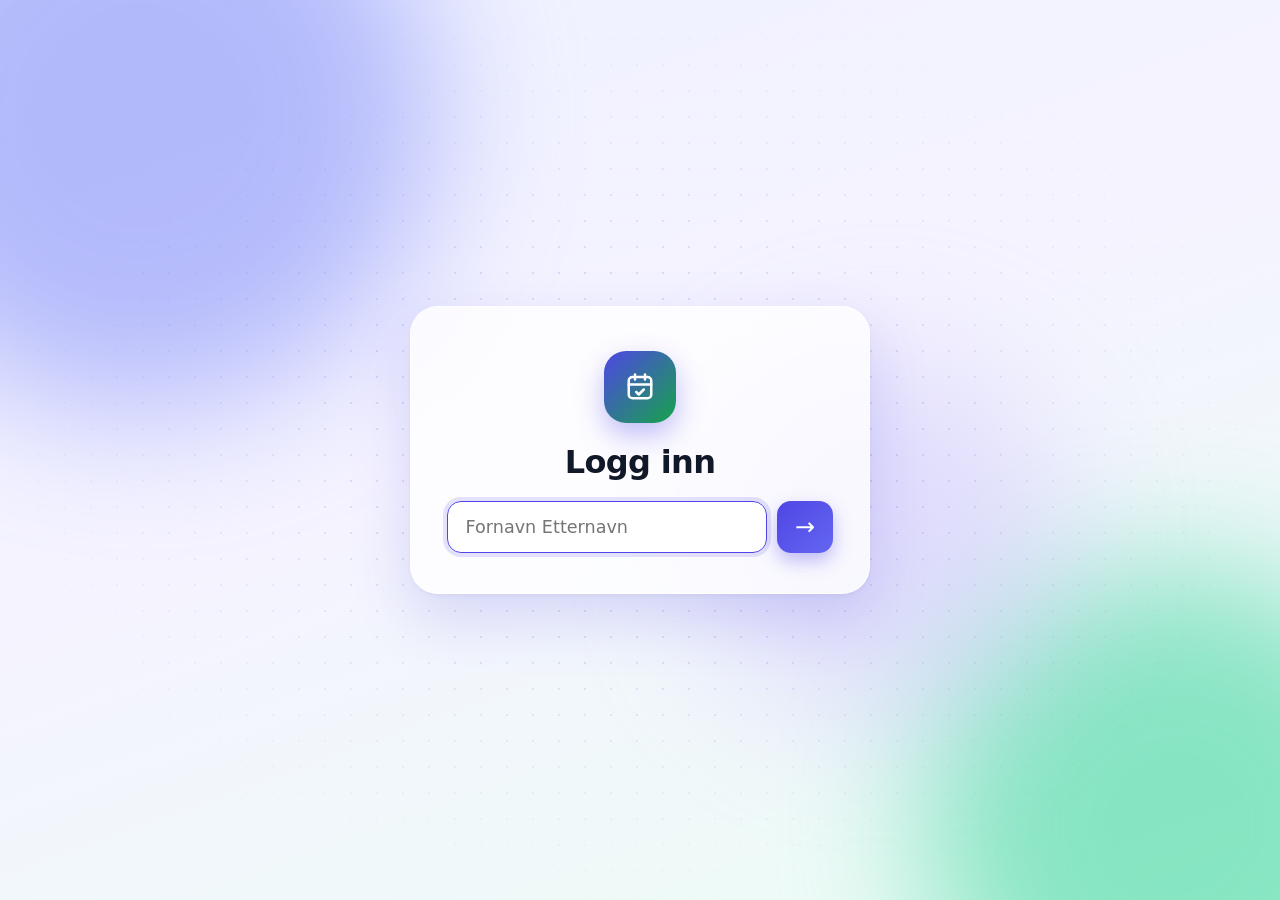
<file: index.html>
<!doctype html>
<html lang="no">
  <head>
    <meta charset="UTF-8" />
    <meta name="viewport" content="width=device-width, initial-scale=1.0" />
    <title>when3meet</title>
    <link rel="stylesheet" href="styles.css" />
  </head>
  <body>

    <div class="bg" aria-hidden="true">
      <span class="blob b1"></span>
      <span class="blob b2"></span>
      <span class="blob b3"></span>
    </div>

    <div id="toast" class="toast" role="status" aria-live="polite"></div>
    <div id="tip" class="tip" hidden></div>

    <section id="loginScreen" class="login-screen card" aria-labelledby="loginTitle">
      <div class="logo" aria-hidden="true">
        <svg viewBox="0 0 24 24" width="30" height="30" fill="none" stroke="currentColor" stroke-width="2" stroke-linecap="round" stroke-linejoin="round">
          <rect x="3" y="4" width="18" height="17" rx="3" />
          <path d="M8 2v4M16 2v4M3 10h18" />
          <path d="m9 16 2 2 4-4" />
        </svg>
      </div>
      <h1 id="loginTitle">Logg inn</h1>
      <form id="loginForm" class="login-form" novalidate>
        <div class="login-field">
          <input
            id="loginName"
            type="text"
            placeholder="Fornavn Etternavn"
            aria-label="Fornavn og etternavn"
            aria-describedby="loginError"
            autocomplete="name"
            autocapitalize="words"
            spellcheck="false"
          />
          <button type="submit" class="arrow-button" aria-label="Fortsett">
            <span class="arrow">→</span>
          </button>
        </div>
        <p id="loginError" class="login-error" role="alert" hidden></p>
      </form>
    </section>

    <main id="appShell" class="app" hidden>
      <header class="card intro">
        <div class="header-row">
          <div>
            <h1 id="eventTitle">Team meeting</h1>
            <p class="subtitle">
              Hei, <strong id="currentUser"></strong>! Dra over tidene du kan.
            </p>
          </div>
          <button id="logout" class="ghost-button" type="button">Logg ut</button>
        </div>

        <div id="hostPanel" class="controls controls--top" hidden>

          <label>
            Arrangementsnavn
            <input id="eventNameInput" type="text" placeholder="Team meeting" />
          </label>
          <label>
            Ukestart
            <input id="weekStart" type="date" />
          </label>
          <label>
            Fra time
            <input id="startHour" type="number" min="0" max="23" value="9" />
          </label>
          <label>
            Til time
            <input id="endHour" type="number" min="1" max="24" value="18" />
          </label>
          <button id="buildGrid" type="button">Oppdater</button>
          <button id="clearAll" class="ghost-button" type="button">Tøm alle svar</button>
        </div>
      </header>

      <section class="card">
        <div class="toolbar">
          <div class="legend" aria-hidden="true">
            <span class="legend-item"><i class="swatch swatch-mine"></i>Du kan</span>
            <span class="legend-item"><i class="swatch swatch-scale"></i>Flere kan</span>
          </div>
          <div class="toolbar-actions">
            <button id="selectAll" class="soft-btn" type="button">
              <svg viewBox="0 0 24 24" width="16" height="16" aria-hidden="true" fill="none" stroke="currentColor" stroke-width="2.4" stroke-linecap="round" stroke-linejoin="round">
                <path d="m5 12 5 5L20 7" />
              </svg>
              Alle tider passer
            </button>
            <button id="clearMine" class="ghost-button" type="button">Tøm mine valg</button>
            <label class="switch" title="Lager en kortere lenke via is.gd">
              <input type="checkbox" id="shortenToggle" />
              <i class="track"></i>
              <span>Kort lenke</span>
            </label>
            <button id="copyLink" class="copy-btn" type="button">
              <svg viewBox="0 0 24 24" width="18" height="18" aria-hidden="true" fill="none" stroke="currentColor" stroke-width="2" stroke-linecap="round" stroke-linejoin="round">
                <path d="M10 13a5 5 0 0 0 7.07 0l3-3a5 5 0 0 0-7.07-7.07l-1.5 1.5" />
                <path d="M14 11a5 5 0 0 0-7.07 0l-3 3a5 5 0 0 0 7.07 7.07l1.5-1.5" />
              </svg>
              <span id="copyLabel">Kopier lenke</span>
            </button>
          </div>
        </div>

        <p id="saveStatus" class="save-status" role="status" aria-live="polite"></p>
        <div id="people" class="people"></div>

        <div class="table-wrap">
          <table id="availabilityTable"></table>
        </div>
        <p class="hint">
          Trykk og dra over rutene for å velge flere om gangen. Start på en rute du har valgt for å fjerne.
        </p>
      </section>

      <section class="card">
        <h2>Beste tider</h2>
        <ul id="bestList" class="best-list"></ul>
      </section>
    </main>

    <script src="script.js"></script>
  </body>
</html>
</file>
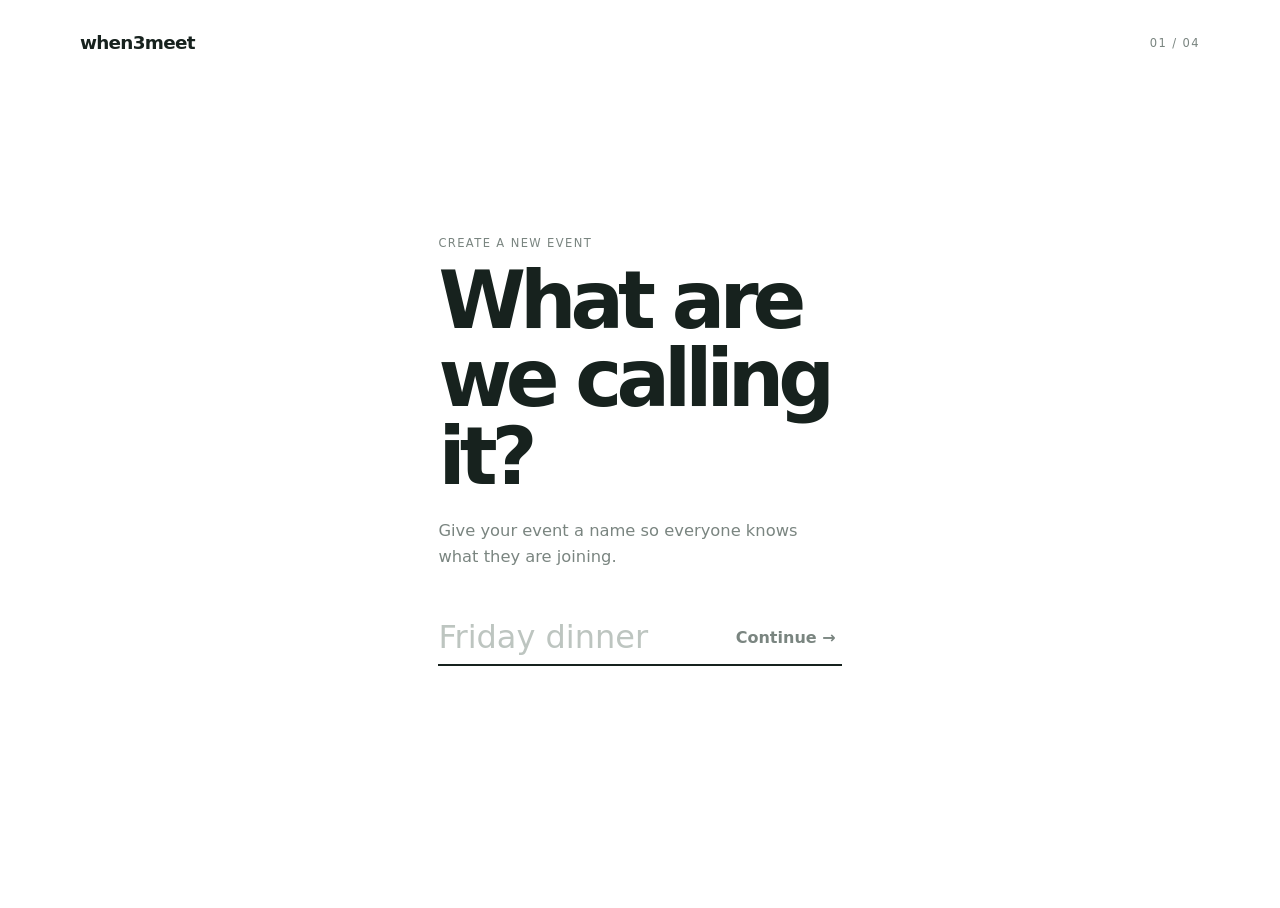
<file: create-event.html>
<!doctype html>
<html lang="en">
  <head>
    <meta charset="UTF-8" />
    <meta name="viewport" content="width=device-width, initial-scale=1.0" />
    <title>Create an event | when3meet</title>
    <link rel="stylesheet" href="create-event.css" />
  </head>
  <body>
    <main class="create-app">
      <header class="site-header">
        <a class="brand" href="index.html" aria-label="when3meet home">when3meet</a>
        <span class="step-count" id="stepCount">01 / 04</span>
      </header>

      <section class="flow" aria-live="polite">
        <div class="flow-track" id="flowTrack">
          <section class="flow-step" id="nameStep" aria-labelledby="nameHeading">
            <p class="eyebrow">Create a new event</p>
            <h1 id="nameHeading">What are we calling it?</h1>
            <p class="intro">Give your event a name so everyone knows what they are joining.</p>
            <div class="step-action">
              <label class="sr-only" for="eventName">Event name</label>
              <input id="eventName" type="text" placeholder="Friday dinner" autocomplete="off" autofocus />
              <button class="text-action next-button" id="nameNext" type="button">Continue <span aria-hidden="true">→</span></button>
            </div>
            <p class="field-message" id="nameMessage" role="alert"></p>
          </section>

          <section class="flow-step" id="timeStep" aria-labelledby="timeHeading" aria-hidden="true">
            <p class="eyebrow">Step 02</p>
            <h1 id="timeHeading">Choose a time interval</h1>
            <p class="intro">Pick the days your event could happen. Your guests will find a time that works for everyone.</p>
            <button class="date-input" id="datePickerButton" type="button" aria-haspopup="dialog" aria-expanded="false">
              <span class="calendar-symbol" aria-hidden="true">▦</span>
              <span id="dateSummary">Choose dates</span>
              <span class="date-chevron" aria-hidden="true">⌄</span>
            </button>
            <div class="time-options">
              <label>
                From
                <select id="startTime">
                  <option>08:00</option>
                  <option selected>09:00</option>
                  <option>10:00</option>
                  <option>11:00</option>
                </select>
              </label>
              <span class="time-dash" aria-hidden="true">—</span>
              <label>
                Until
                <select id="endTime">
                  <option>16:00</option>
                  <option selected>18:00</option>
                  <option>20:00</option>
                  <option>22:00</option>
                </select>
              </label>
            </div>
            <div class="step-navigation">
              <button class="back-button" id="timeBack" type="button">← Back</button>
              <button class="text-action next-button" id="timeNext" type="button">Continue <span aria-hidden="true">→</span></button>
            </div>
            <p class="field-message" id="dateMessage" role="alert"></p>
          </section>

          <section class="flow-step settings-step" id="settingsStep" aria-labelledby="settingsHeading" aria-hidden="true">
            <p class="eyebrow">Step 03</p>
            <h1 id="settingsHeading">Finishing touches...</h1>
            <p class="intro">Choose the size of each time block. We recommend 1 hour for a simple overview.</p>
            <div class="settings-fields">
              <label>
                Availability precision
                <select id="blockLength">
                  <option value="15">15 minutes</option>
                  <option value="30">30 minutes</option>
                  <option value="45">45 minutes</option>
                  <option value="60" selected>1 hour (recommended)</option>
                  <option value="90">1 hour 30 minutes</option>
                  <option value="120">2 hours</option>
                </select>
              </label>
            </div>
            <div class="settings-navigation">
              <button class="back-button" id="settingsBack" type="button">← Back</button>
              <button class="text-action" id="settingsDone" type="button">Done <span aria-hidden="true">→</span></button>
            </div>
          </section>

          <section class="flow-step ready-step" id="readyStep" aria-labelledby="readyHeading" aria-hidden="true">
            <p class="eyebrow">All set</p>
            <h1 id="readyHeading">Event is ready</h1>
            <div class="ready-content">
              <div class="ready-summary">
              <p class="intro" id="readyDetails"></p>
              </div>
              <div class="ready-actions">
                <button class="share-button" id="shareButton" type="button" aria-label="Share event" title="Share event">
                  <svg aria-hidden="true" viewBox="0 0 24 24"><path d="M18 8a3 3 0 1 0-2.83-4A3 3 0 0 0 15 5.18l-6.1 3.36a3 3 0 1 0 0 6.92L15 18.82A3 3 0 1 0 16 17l-6.1-3.36a3.02 3.02 0 0 0 0-2.28L16 8a3 3 0 0 0 2 .76Z"/></svg>
                </button>
                <button class="copy-button" id="copyButton" type="button" aria-label="Copy event link" title="Copy event link">
                  <svg aria-hidden="true" viewBox="0 0 24 24"><rect x="8" y="8" width="11" height="11" rx="1"/><path d="M16 8V5a1 1 0 0 0-1-1H5a1 1 0 0 0-1 1v10a1 1 0 0 0 1 1h3"/></svg>
                </button>
              </div>
              <p class="action-message" id="actionMessage" role="status"></p>
              <div class="ready-navigation">
                <button class="back-button" id="readyBack" type="button">← Back</button>
                <button class="back-button table-toggle" id="tableToggle" type="button" aria-expanded="false">
                  <span>Open timetable</span>
                  <span aria-hidden="true">↓</span>
                </button>
              </div>
            </div>
          </section>
        </div>
      </section>

      <section class="timetable-panel" id="timetablePanel" aria-hidden="true" hidden>
        <div class="panel-heading">
          <div>
            <p class="eyebrow">Your availability</p>
            <h2 id="tableTitle"></h2>
          </div>
          <div class="panel-actions">
            <button class="clear-button" id="clearTable" type="button">Clear</button>
            <button class="close-button" id="closeTable" type="button" aria-label="Close timetable">↑ Close</button>
          </div>
        </div>
        <p class="panel-copy">Press and hold, then drag across the times that work for you.</p>
        <div class="table-wrap">
          <table id="availabilityTable">
            <caption class="sr-only">Event availability timetable</caption>
          </table>
        </div>
      </section>

      <div class="calendar-popover" id="calendarPopover" role="dialog" aria-modal="false" aria-labelledby="calendarTitle" hidden>
        <div class="calendar-header">
          <button class="month-button" id="previousMonth" type="button" aria-label="Previous month">‹</button>
          <h2 id="calendarTitle"></h2>
          <button class="month-button" id="nextMonth" type="button" aria-label="Next month">›</button>
        </div>
        <div class="weekdays" aria-hidden="true">
          <span>Su</span><span>Mo</span><span>Tu</span><span>We</span><span>Th</span><span>Fr</span><span>Sa</span>
        </div>
        <div class="calendar-grid" id="calendarGrid"></div>
        <p class="calendar-help">Select a start date and an end date</p>
        <button class="calendar-done" id="calendarDone" type="button">Done</button>
      </div>
      <div class="toast" id="toast" role="status" aria-live="polite"></div>
    </main>

    <script src="create-event.js"></script>
  </body>
</html>
</file>
<file: styles.css>
:root {
  color-scheme: light;
  font-family: Inter, system-ui, -apple-system, Segoe UI, Roboto, sans-serif;
  --bg: #f3f4f6;
  --card: #ffffff;
  --line: #e5e7eb;
  --text: #111827;
  --muted: #6b7280;
  --accent: #4f46e5;
  --good: 21, 128, 61;
  --ease: cubic-bezier(0.2, 0.7, 0.2, 1);
}

* {
  box-sizing: border-box;
}

[hidden] {
  display: none !important;
}

body {
  margin: 0;
  background: var(--bg);
  color: var(--text);
}

body:has(#loginScreen:not([hidden])) {
  min-height: 100vh;
  display: grid;
  place-items: center;
  padding: 1rem;
}

h1,
h2,
p,
ul {
  margin: 0;
}

h1 {
  font-size: 1.5rem;
  line-height: 1.2;
}

h2 {
  font-size: 1.05rem;
  margin-bottom: 0.75rem;
}

/* ---- Bakgrunn ---- */
.bg {
  position: fixed;
  inset: 0;
  z-index: -1;
  overflow: hidden;
  background: linear-gradient(160deg, #eef2ff 0%, #f5f3ff 45%, #ecfdf5 100%);
}

.bg::after {
  content: "";
  position: absolute;
  inset: 0;
  background-image: radial-gradient(rgba(79, 70, 229, 0.14) 1px, transparent 1px);
  background-size: 26px 26px;
  -webkit-mask-image: radial-gradient(ellipse at center, #000 30%, transparent 75%);
  mask-image: radial-gradient(ellipse at center, #000 30%, transparent 75%);
}

.blob {
  position: absolute;
  border-radius: 50%;
  filter: blur(70px);
  opacity: 0.55;
  animation: float 20s ease-in-out infinite alternate;
}

.b1 {
  width: 46vmax;
  height: 46vmax;
  top: -14vmax;
  left: -12vmax;
  background: #818cf8;
}

.b2 {
  width: 40vmax;
  height: 40vmax;
  right: -12vmax;
  bottom: -14vmax;
  background: #34d399;
  animation-duration: 24s;
  animation-delay: -6s;
}

.b3 {
  width: 28vmax;
  height: 28vmax;
  top: 40%;
  left: 55%;
  background: #c4b5fd;
  opacity: 0.4;
  animation-duration: 28s;
  animation-delay: -12s;
}

@keyframes float {
  from {
    transform: translate3d(0, 0, 0) scale(1);
  }
  to {
    transform: translate3d(5vmax, 4vmax, 0) scale(1.12);
  }
}

/* ---- Layout og kort ---- */
.app {
  max-width: 1000px;
  margin: 1.5rem auto;
  padding: 0 1rem;
  display: grid;
  gap: 1rem;
}

.app > * {
  animation: rise 0.55s var(--ease) both;
}

.app > *:nth-child(2) {
  animation-delay: 0.08s;
}

.app > *:nth-child(3) {
  animation-delay: 0.16s;
}

@keyframes rise {
  from {
    opacity: 0;
    transform: translateY(18px);
  }
  to {
    opacity: 1;
    transform: none;
  }
}

.card {
  background: var(--card);
  border: 1px solid var(--line);
  border-radius: 16px;
  padding: 1.1rem;
  box-shadow: 0 1px 2px rgba(0, 0, 0, 0.04);
}

/* ---- Varsel (toast) ---- */
.toast {
  position: fixed;
  top: 1rem;
  left: 50%;
  z-index: 200;
  display: flex;
  align-items: center;
  gap: 0.7rem;
  max-width: calc(100vw - 2rem);
  padding: 0.75rem 1.1rem;
  border-radius: 14px;
  background: #15803d;
  color: #fff;
  font-weight: 600;
  font-size: 0.95rem;
  box-shadow: 0 8px 24px rgba(0, 0, 0, 0.2);
  opacity: 0;
  transform: translate(-50%, -140%);
  pointer-events: none;
  transition: opacity 0.2s ease, transform 0.35s var(--ease);
}

.toast.error {
  background: #dc2626;
}

.toast.show {
  opacity: 1;
  transform: translate(-50%, 0);
}

.toast.show.has-action {
  pointer-events: auto;
}

.toast-text {
  display: grid;
  gap: 0.1rem;
}

.toast-text small {
  font-size: 0.75rem;
  font-weight: 400;
  opacity: 0.9;
}

.toast-icon {
  display: inline-grid;
  place-items: center;
  width: 1.5rem;
  height: 1.5rem;
  border-radius: 50%;
  background: rgba(255, 255, 255, 0.25);
  font-size: 0.85rem;
  flex: none;
}

.toast-action {
  margin-left: 0.4rem;
  padding: 0.3rem 0.75rem;
  border: none;
  border-radius: 8px;
  background: rgba(255, 255, 255, 0.22);
  color: #fff;
  font-size: 0.85rem;
  font-weight: 700;
}

.toast-action:hover {
  background: rgba(255, 255, 255, 0.35);
}

/* ---- Hover-boks ---- */
.tip {
  position: fixed;
  z-index: 150;
  min-width: 7rem;
  max-width: 14rem;
  padding: 0.5rem 0.7rem;
  border-radius: 10px;
  background: #111827;
  color: #fff;
  font-size: 0.8rem;
  line-height: 1.35;
  box-shadow: 0 8px 24px rgba(0, 0, 0, 0.25);
  pointer-events: none;
  animation: fadeIn 0.15s ease;
}

.tip strong {
  display: block;
  margin-bottom: 0.2rem;
  font-size: 0.75rem;
  opacity: 0.75;
}

@keyframes fadeIn {
  from {
    opacity: 0;
  }
  to {
    opacity: 1;
  }
}

/* ---- Innlogging ---- */
.login-screen {
  width: min(100%, 460px);
  display: grid;
  justify-items: center;
  gap: 1.25rem;
  padding: 2.75rem 2.25rem 2.5rem;
  text-align: center;
  border-radius: 28px;
  background: rgba(255, 255, 255, 0.78);
  -webkit-backdrop-filter: blur(16px);
  backdrop-filter: blur(16px);
  border: 1px solid rgba(255, 255, 255, 0.8);
  box-shadow: 0 24px 60px rgba(79, 70, 229, 0.18), 0 2px 6px rgba(0, 0, 0, 0.05);
  animation: cardIn 0.6s var(--ease) both;
}

.login-screen.leaving {
  animation: cardOut 0.3s ease forwards;
}

@keyframes cardIn {
  from {
    opacity: 0;
    transform: translateY(24px) scale(0.96);
  }
  to {
    opacity: 1;
    transform: none;
  }
}

@keyframes cardOut {
  to {
    opacity: 0;
    transform: translateY(-14px) scale(0.97);
  }
}

.login-screen h1 {
  font-size: 2rem;
  letter-spacing: -0.02em;
}

.logo {
  display: grid;
  place-items: center;
  width: 72px;
  height: 72px;
  border-radius: 22px;
  background: linear-gradient(135deg, #4f46e5, #16a34a);
  color: #fff;
  box-shadow: 0 12px 28px rgba(79, 70, 229, 0.35);
  animation: bob 4s ease-in-out infinite;
}

@keyframes bob {
  0%,
  100% {
    transform: translateY(0);
  }
  50% {
    transform: translateY(-5px);
  }
}

.login-form {
  display: block;
  width: 100%;
}

.login-field {
  display: flex;
  gap: 0.6rem;
}

.login-field input {
  flex: 1;
  min-width: 0;
  padding: 0.95rem 1.1rem;
  font-size: 1.1rem;
  border-radius: 14px;
  background: rgba(255, 255, 255, 0.9);
  text-transform: capitalize;
  transition: border-color 0.2s ease, box-shadow 0.2s ease;
}

.login-field input::placeholder {
  text-transform: none;
}

.login-field input:focus {
  outline: none;
  border-color: var(--accent);
  box-shadow: 0 0 0 4px rgba(79, 70, 229, 0.15);
}

.login-field input.invalid {
  border-color: #dc2626;
  box-shadow: 0 0 0 4px rgba(220, 38, 38, 0.12);
}

.login-error {
  margin-top: 0.75rem;
  font-size: 0.9rem;
  color: #dc2626;
  text-align: left;
  animation: fadeIn 0.2s ease;
}

.arrow-button {
  display: grid;
  place-items: center;
  width: 3.5rem;
  flex: none;
  padding: 0;
  border: none;
  border-radius: 14px;
  background: linear-gradient(135deg, #4f46e5, #6366f1);
  color: #fff;
  font-size: 1.5rem;
  line-height: 1;
  box-shadow: 0 8px 18px rgba(79, 70, 229, 0.35);
  transition: transform 0.15s ease, box-shadow 0.2s ease;
}

.arrow-button:hover {
  transform: translateY(-2px);
  box-shadow: 0 12px 24px rgba(79, 70, 229, 0.45);
}

.arrow-button:active {
  transform: translateY(0);
}

.arrow {
  display: inline-block;
  transition: transform 0.2s ease;
}

.arrow-button:hover .arrow {
  transform: translateX(3px);
}

.shake {
  animation: shake 0.4s ease;
}

@keyframes shake {
  20% {
    transform: translateX(-8px);
  }
  40% {
    transform: translateX(7px);
  }
  60% {
    transform: translateX(-5px);
  }
  80% {
    transform: translateX(3px);
  }
}

/* ---- Skjema-elementer ---- */
input,
button {
  font: inherit;
  border: 1px solid #d1d5db;
  border-radius: 10px;
  padding: 0.55rem 0.7rem;
}

input:focus-visible,
button:focus-visible {
  outline: 2px solid var(--accent);
  outline-offset: 1px;
}

button {
  cursor: pointer;
  background: #111827;
  color: #fff;
  border-color: #111827;
  transition: transform 0.12s ease, background-color 0.2s ease, box-shadow 0.2s ease,
    border-color 0.2s ease;
}

button:active {
  transform: scale(0.97);
}

.ghost-button {
  background: transparent;
  color: var(--muted);
  border-color: var(--line);
  font-size: 0.85rem;
  padding: 0.4rem 0.7rem;
  white-space: nowrap;
}

.ghost-button:hover {
  background: #f9fafb;
  color: var(--text);
}

label {
  display: grid;
  gap: 0.25rem;
  font-size: 0.85rem;
  color: var(--muted);
}

/* ---- Topp ---- */
.header-row {
  display: flex;
  justify-content: space-between;
  gap: 1rem;
  align-items: start;
}

.subtitle {
  color: var(--muted);
  margin-top: 0.35rem;
}

.subtitle strong {
  color: var(--text);
}

.controls {
  display: grid;
  gap: 0.75rem;
}

.controls--top {
  margin-top: 1rem;
  padding-top: 1rem;
  border-top: 1px dashed var(--line);
  grid-template-columns: repeat(auto-fit, minmax(150px, 1fr));
  align-items: end;
}

/* ---- Verktøylinje og tegnforklaring ---- */
.toolbar {
  display: flex;
  justify-content: space-between;
  align-items: center;
  gap: 0.75rem;
  flex-wrap: wrap;
}

.toolbar-actions {
  display: flex;
  flex-wrap: wrap;
  align-items: center;
  gap: 0.5rem;
}

.soft-btn {
  display: inline-flex;
  align-items: center;
  gap: 0.4rem;
  padding: 0.4rem 0.8rem;
  border-radius: 10px;
  border-color: rgba(var(--good), 0.35);
  background: rgba(var(--good), 0.08);
  color: rgb(var(--good));
  font-size: 0.85rem;
  font-weight: 600;
  white-space: nowrap;
}

.soft-btn:hover {
  background: rgba(var(--good), 0.16);
}

.copy-btn {
  display: inline-flex;
  align-items: center;
  gap: 0.45rem;
  padding: 0.6rem 1.1rem;
  border-radius: 999px;
  border: none;
  background: var(--accent);
  color: #fff;
  font-weight: 600;
  font-size: 0.9rem;
  box-shadow: 0 4px 12px rgba(79, 70, 229, 0.3);
}

.copy-btn:hover {
  box-shadow: 0 6px 16px rgba(79, 70, 229, 0.4);
  transform: translateY(-1px);
}

.copy-btn:active {
  transform: scale(0.97);
}

.copy-btn.copied {
  background: #15803d;
  box-shadow: 0 4px 12px rgba(21, 128, 61, 0.3);
}

/* Bryter for kort lenke */
.switch {
  position: relative;
  display: inline-flex;
  align-items: center;
  gap: 0.45rem;
  font-size: 0.85rem;
  color: var(--muted);
  cursor: pointer;
  user-select: none;
}

.switch input {
  position: absolute;
  opacity: 0;
  width: 0;
  height: 0;
  padding: 0;
  border: 0;
}

.track {
  position: relative;
  width: 2.1rem;
  height: 1.2rem;
  border-radius: 999px;
  background: #d1d5db;
  transition: background-color 0.2s ease;
}

.track::after {
  content: "";
  position: absolute;
  top: 0.15rem;
  left: 0.15rem;
  width: 0.9rem;
  height: 0.9rem;
  border-radius: 50%;
  background: #fff;
  box-shadow: 0 1px 3px rgba(0, 0, 0, 0.25);
  transition: transform 0.2s var(--ease);
}

.switch input:checked + .track {
  background: var(--accent);
}

.switch input:checked + .track::after {
  transform: translateX(0.9rem);
}

.switch input:focus-visible + .track {
  outline: 2px solid var(--accent);
  outline-offset: 2px;
}

.legend {
  display: flex;
  gap: 1rem;
  flex-wrap: wrap;
  font-size: 0.85rem;
  color: var(--muted);
}

.legend-item {
  display: inline-flex;
  align-items: center;
  gap: 0.35rem;
}

.swatch {
  display: inline-block;
  width: 1rem;
  height: 1rem;
  border-radius: 4px;
  border: 1px solid var(--line);
}

.swatch-mine {
  border: 2px solid rgba(79, 70, 229, 0.8);
}

.swatch-scale {
  width: 2.5rem;
  background: linear-gradient(90deg, rgba(var(--good), 0.15), rgba(var(--good), 1));
}

/* ---- Lagringsstatus ---- */
.save-status {
  margin-top: 0.75rem;
  min-height: 1.4rem;
  font-size: 0.85rem;
  font-weight: 600;
  color: var(--muted);
}

.save-status.saved {
  color: rgb(var(--good));
  animation: fadeIn 0.3s ease;
}

.save-status.error {
  color: #dc2626;
}

.people {
  display: flex;
  flex-wrap: wrap;
  gap: 0.35rem;
  margin: 0.5rem 0 0.25rem;
}

.chip {
  font-size: 0.8rem;
  padding: 0.15rem 0.6rem;
  border-radius: 999px;
  background: #f3f4f6;
  color: var(--muted);
}

.chip-me {
  background: rgba(79, 70, 229, 0.1);
  color: var(--accent);
  font-weight: 600;
}

.hint {
  margin-top: 0.75rem;
  font-size: 0.8rem;
  color: var(--muted);
}

/* ---- Rutenett ---- */
.table-wrap {
  margin-top: 0.75rem;
}

table {
  border-collapse: separate;
  border-spacing: 3px;
  width: 100%;
  table-layout: fixed;
}

th {
  font-weight: 600;
  color: var(--muted);
}

.time-head {
  width: 3.25rem;
  font-size: 0.75rem;
  text-align: right;
  padding-right: 0.25rem;
  font-weight: 500;
}

.day-head {
  padding: 0.25rem 0;
  font-size: 0.8rem;
  line-height: 1.25;
  color: var(--text);
}

.day-head span {
  display: block;
}

.day-name {
  text-transform: capitalize;
}

.day-date {
  font-weight: 400;
  color: var(--muted);
  font-size: 0.75rem;
}

td.slot {
  position: relative;
  height: 3.5rem;
  padding: 0;
  background: #f9fafb;
  border: 1px solid var(--line);
  border-radius: 8px;
  cursor: pointer;
  user-select: none;
  -webkit-user-select: none;
  -webkit-touch-callout: none;
  -webkit-tap-highlight-color: transparent;
  touch-action: none;
  color: var(--text);
  overflow: hidden;
  transition: background-color 0.18s ease, border-color 0.18s ease;
}

td.slot.dark {
  color: #fff;
  border-color: rgba(21, 128, 61, 0.9);
}

td.slot:hover {
  border-color: #c7cbd1;
}

/* x/y i øvre venstre hjørne */
.cnt {
  position: absolute;
  top: 3px;
  left: 5px;
  font-size: 0.6rem;
  font-weight: 600;
  line-height: 1;
  opacity: 0.6;
}

td.slot.dark .cnt {
  opacity: 0.85;
}

/* Dine valg: tynn ramme og hake øverst til høyre */
td.slot.mine {
  border: 2px solid rgba(79, 70, 229, 0.85);
  box-shadow: inset 0 0 0 1px rgba(255, 255, 255, 0.7);
}

td.slot.mine::after {
  content: "✓";
  position: absolute;
  top: 2px;
  right: 3px;
  display: grid;
  place-items: center;
  width: 0.9rem;
  height: 0.9rem;
  border-radius: 50%;
  background: rgba(79, 70, 229, 0.95);
  color: #fff;
  font-size: 0.6rem;
  line-height: 1;
  animation: pop 0.28s cubic-bezier(0.3, 1.7, 0.5, 1) both;
}

@keyframes pop {
  from {
    transform: scale(0);
  }
  to {
    transform: scale(1);
  }
}

/* Valgt rektangel under dra */
td.slot.sel {
  outline: 2px dashed rgba(79, 70, 229, 0.9);
  outline-offset: -3px;
}

/* ---- Beste tider ---- */
.best-list {
  list-style: none;
  padding: 0;
  display: grid;
  gap: 0.5rem;
}

.best-list li {
  display: flex;
  flex-wrap: wrap;
  align-items: baseline;
  gap: 0.25rem 0.75rem;
  padding: 0.6rem 0.75rem;
  border: 1px solid var(--line);
  border-radius: 10px;
  background: rgba(var(--good), 0.07);
}

.best-list strong {
  text-transform: capitalize;
}

.best-count {
  font-weight: 600;
  color: rgb(var(--good));
}

.best-names {
  color: var(--muted);
  font-size: 0.85rem;
}

.best-list li.best-empty {
  background: none;
  color: var(--muted);
}

/* ---- Telefon ---- */
@media (max-width: 640px) {
  .app {
    margin: 0.75rem auto;
    padding: 0 0.5rem;
  }

  .card {
    padding: 0.75rem;
    border-radius: 14px;
  }

  .login-screen {
    padding: 2.25rem 1.4rem 2rem;
    border-radius: 24px;
  }

  h1 {
    font-size: 1.25rem;
  }

  .login-screen h1 {
    font-size: 1.75rem;
  }

  .toolbar-actions {
    width: 100%;
  }

  .copy-btn {
    order: 5;
    flex: 1 1 100%;
    justify-content: center;
  }

  table {
    border-spacing: 2px;
  }

  .time-head {
    width: 2.5rem;
    font-size: 0.65rem;
  }

  .day-head {
    font-size: 0.7rem;
  }

  .day-date {
    font-size: 0.65rem;
  }

  td.slot {
    height: 3.9rem;
    border-radius: 6px;
  }

  .cnt {
    top: 2px;
    left: 3px;
    font-size: 0.55rem;
  }

  td.slot.mine::after {
    top: 1px;
    right: 2px;
    width: 0.8rem;
    height: 0.8rem;
    font-size: 0.55rem;
  }
}

/* ---- Redusert bevegelse ---- */
@media (prefers-reduced-motion: reduce) {
  *,
  *::before,
  *::after {
    animation-duration: 0.01ms !important;
    animation-iteration-count: 1 !important;
    transition-duration: 0.01ms !important;
  }
}
</file>
<file: create-event.css>
:root {
  color-scheme: light;
  font-family: Inter, ui-sans-serif, system-ui, -apple-system, BlinkMacSystemFont, "Segoe UI", sans-serif;
  --ink: #17221e;
  --muted: #7a8580;
  --line: #e5e9e6;
  --soft: #f5f7f5;
  --accent: #b8d889;
  --accent-dark: #41632f;
}

* {
  box-sizing: border-box;
}

body {
  margin: 0;
  min-height: 100vh;
  overflow: hidden;
  background: #fff;
  color: var(--ink);
}

button,
input,
select {
  font: inherit;
}

button {
  cursor: pointer;
}

.create-app {
  width: min(100% - 3rem, 1120px);
  margin: 0 auto;
  padding: 2rem 0 5rem;
}

.site-header,
.step-navigation,
.panel-heading {
  display: flex;
  align-items: center;
  justify-content: space-between;
}

.brand {
  color: var(--ink);
  font-size: 1.15rem;
  font-weight: 750;
  letter-spacing: -0.04em;
  text-decoration: none;
}

.step-count,
.eyebrow,
.hint,
.calendar-help {
  color: var(--muted);
  font-size: 0.72rem;
  letter-spacing: 0.12em;
  text-transform: uppercase;
}

.flow {
  overflow: hidden;
  margin-top: clamp(7rem, 19vh, 12rem);
}

.flow-track {
  display: flex;
  width: 400%;
  transform: translateX(0);
  transition: transform 700ms cubic-bezier(0.76, 0, 0.24, 1);
}

.flow-step {
  width: 25%;
  min-height: 25rem;
  padding: 0 8%;
}

.flow-step h1 {
  max-width: 600px;
  margin: 0.8rem 0 0;
  font-size: clamp(2.8rem, 6.2vw, 5.7rem);
  letter-spacing: -0.075em;
  line-height: 0.98;
}

.intro {
  max-width: 440px;
  margin: 1.4rem 0 2.5rem;
  color: var(--muted);
  font-size: 1.02rem;
  line-height: 1.6;
}

.step-action {
  display: flex;
  max-width: 620px;
  border-bottom: 2px solid var(--ink);
}

.step-action input {
  width: 100%;
  border: 0;
  outline: 0;
  color: var(--ink);
  font-size: clamp(1.35rem, 2.5vw, 2rem);
  padding: 0.5rem 0;
}

.step-action input::placeholder {
  color: #bdc5c0;
}

.text-action {
  border: 0;
  background: transparent;
  color: var(--muted);
  font-weight: 600;
  white-space: nowrap;
  transition: color 180ms ease;
}

.text-action:hover,
.text-action:focus-visible {
  color: var(--ink);
}

.hint {
  margin-top: 1rem;
  letter-spacing: 0.08em;
}

.field-message,
.action-message {
  min-height: 1.4rem;
  margin: 0.75rem 0 0;
  color: #b04b3d;
  font-size: 0.85rem;
}

.date-input {
  display: flex;
  align-items: center;
  gap: 0.85rem;
  width: min(100%, 430px);
  padding: 1rem 1.1rem;
  border: 1px solid var(--line);
  border-radius: 0.7rem;
  background: #fff;
  color: var(--ink);
  text-align: left;
  box-shadow: 0 7px 25px rgb(23 34 30 / 5%);
}

.date-input:hover,
.date-input[aria-expanded="true"] {
  border-color: var(--ink);
}

.calendar-symbol {
  font-size: 1.2rem;
}

.date-chevron {
  margin-left: auto;
  font-size: 1.3rem;
}

.time-options {
  display: flex;
  align-items: end;
  gap: 0.75rem;
  margin-top: 1rem;
}

.time-options label {
  display: grid;
  gap: 0.35rem;
  color: var(--muted);
  font-size: 0.75rem;
  text-transform: uppercase;
}

.time-options select {
  padding: 0.6rem 0.7rem;
  border: 1px solid var(--line);
  border-radius: 0.5rem;
  color: var(--ink);
  background: #fff;
}

.time-dash {
  padding-bottom: 0.6rem;
  color: var(--muted);
}

.step-navigation {
  max-width: 430px;
  margin-top: 2rem;
}

.back-button,
.close-button {
  border: 0;
  background: transparent;
  color: var(--muted);
}

.back-button:hover,
.close-button:hover {
  color: var(--ink);
}

.ready-step {
  position: relative;
}

.ready-content {
  width: fit-content;
  max-width: 100%;
}

.ready-actions {
  display: flex;
  gap: 0.8rem;
}

.ready-summary {
  display: block;
  max-width: 620px;
}

.ready-summary .intro {
  margin-bottom: 1.2rem;
  width: fit-content;
  max-width: 100%;
}

.share-button,
.copy-button {
  display: grid;
  place-items: center;
  border: 0;
  border-radius: 50%;
  width: 4.1rem;
  height: 4.1rem;
  background: var(--soft);
  color: var(--ink);
  transition: background 180ms ease, transform 180ms ease;
}

.share-button:hover,
.copy-button:hover {
  background: var(--accent);
  transform: translateY(-2px);
}

.share-button svg,
.copy-button svg {
  width: 1.3rem;
  height: 1.3rem;
  fill: none;
  stroke: currentColor;
  stroke-linecap: round;
  stroke-linejoin: round;
  stroke-width: 1.8;
}

.ready-navigation,
.settings-navigation {
  display: flex;
  align-items: center;
  justify-content: space-between;
  width: min(100%, 620px);
  gap: 1rem;
}

.ready-navigation {
  margin-top: 2rem;
  justify-content: flex-start;
  width: 100%;
}

.table-toggle {
  display: flex;
  align-items: center;
  gap: 0.55rem;
  flex: 0 0 auto;
  padding: 0;
  font-size: 0.9rem;
}

.settings-toggle {
  display: flex;
  gap: 0.55rem;
  padding: 0;
  font-size: 0.9rem;
}

.settings-step h1 {
  max-width: 700px;
}

.settings-fields {
  display: grid;
  grid-template-columns: repeat(2, minmax(0, 260px));
  gap: 1rem;
  max-width: 620px;
}

.settings-fields label {
  display: grid;
  gap: 0.5rem;
  color: var(--muted);
  font-size: 0.78rem;
  line-height: 1.4;
}

.settings-fields select {
  padding: 0.8rem;
  border: 1px solid var(--line);
  border-radius: 0.5rem;
  color: var(--ink);
  background: #fff;
}

.settings-navigation {
  margin-top: 2rem;
}

.timetable-panel {
  position: fixed;
  z-index: 3;
  right: 0;
  left: 0;
  top: 100vh;
  height: 100vh;
  overflow: auto;
  padding: 2rem;
  border-top: 1px solid var(--line);
  background: #fff;
  box-shadow: 0 -18px 50px rgb(23 34 30 / 12%);
  opacity: 1;
  transform: translateY(0);
  transition: top 550ms cubic-bezier(0.76, 0, 0.24, 1);
}

.timetable-panel.is-open {
  top: 0;
}

.create-app.table-open .flow {
  transform: translateY(-100vh);
}

.flow {
  transition: transform 550ms cubic-bezier(0.76, 0, 0.24, 1);
}

.panel-actions {
  display: flex;
  align-items: center;
  gap: 1rem;
}

.clear-button {
  border: 0;
  background: transparent;
  color: var(--muted);
  font-size: 0.85rem;
}

.clear-button:hover {
  color: #b04b3d;
}

.panel-heading h2 {
  margin: 0.5rem 0 0;
  font-size: clamp(1.5rem, 3vw, 2.2rem);
  letter-spacing: -0.05em;
}

.panel-copy {
  color: var(--muted);
}

.table-wrap {
  overflow-x: auto;
  margin-top: 1.5rem;
}

table {
  width: 100%;
  min-width: 650px;
  border-collapse: collapse;
}

th,
td {
  min-width: 80px;
  padding: 0.7rem;
  border: 1px solid var(--line);
  text-align: center;
  font-size: 0.8rem;
}

th {
  background: var(--soft);
  font-weight: 650;
}

td.slot {
  height: 2.5rem;
  cursor: pointer;
  background: #fff;
  user-select: none;
  transition: background 150ms ease;
}

td.slot.selected {
  background: var(--accent);
}

.calendar-popover {
  position: fixed;
  z-index: 2;
  width: min(90vw, 360px);
  padding: 1.2rem;
  border: 1px solid var(--line);
  border-radius: 1rem;
  background: #fff;
  box-shadow: 0 18px 50px rgb(23 34 30 / 15%);
}

.calendar-header,
.weekdays,
.calendar-grid {
  display: grid;
  grid-template-columns: repeat(7, 1fr);
  align-items: center;
  gap: 0.25rem;
}

.calendar-header {
  grid-template-columns: 2rem 1fr 2rem;
  margin-bottom: 1rem;
}

.calendar-header h2 {
  margin: 0;
  font-size: 1rem;
  text-align: center;
}

.month-button {
  border: 0;
  background: transparent;
  color: var(--ink);
  font-size: 1.5rem;
}

.weekdays {
  margin-bottom: 0.3rem;
  color: var(--muted);
  font-size: 0.68rem;
  text-align: center;
  text-transform: uppercase;
}

.calendar-day {
  aspect-ratio: 1;
  border: 0;
  border-radius: 50%;
  background: transparent;
  color: var(--ink);
  font-size: 0.82rem;
}

.calendar-day:hover,
.calendar-day.is-start,
.calendar-day.is-end {
  background: var(--ink);
  color: #fff;
}

.calendar-day.is-between {
  border-radius: 0;
  background: #edf4e7;
}

.calendar-day.is-muted {
  color: #c7cfca;
}

.calendar-help {
  margin: 1rem 0;
  font-size: 0.65rem;
}

.calendar-done {
  width: 100%;
  padding: 0.7rem;
  border: 0;
  border-radius: 0.5rem;
  background: var(--ink);
  color: #fff;
}

.toast {
  position: fixed;
  right: 1.5rem;
  bottom: 1.5rem;
  padding: 0.8rem 1rem;
  border-radius: 0.5rem;
  background: var(--ink);
  color: #fff;
  opacity: 0;
  transform: translateY(0.5rem);
  transition: opacity 180ms ease, transform 180ms ease;
}

.toast.is-visible {
  opacity: 1;
  transform: translateY(0);
}

.sr-only {
  position: absolute;
  width: 1px;
  height: 1px;
  padding: 0;
  margin: -1px;
  overflow: hidden;
  clip: rect(0, 0, 0, 0);
  white-space: nowrap;
  border: 0;
}

@keyframes panel-in {
  from { opacity: 0; transform: translateY(1rem); }
  to { opacity: 1; transform: translateY(0); }
}

@media (max-width: 650px) {
  .create-app {
    width: min(100% - 2rem, 1120px);
    padding-top: 1.25rem;
  }

  .flow {
    margin-top: 7rem;
  }

  .flow-step {
    padding: 0 2%;
  }

  .timetable-panel {
    padding: 1rem 0;
  }

  .ready-summary {
    align-items: flex-start;
    flex-direction: column;
    gap: 1rem;
  }

  .settings-fields {
    grid-template-columns: 1fr;
  }

  .ready-navigation {
    align-items: flex-start;
    flex-direction: column;
    gap: 1rem;
  }
}

@media (prefers-reduced-motion: reduce) {
  .flow-track,
  .flow,
  .toast,
  .timetable-panel,
  .share-button,
  .copy-button,
  .text-action {
    transition: none;
    animation: none;
  }
}
</file>
